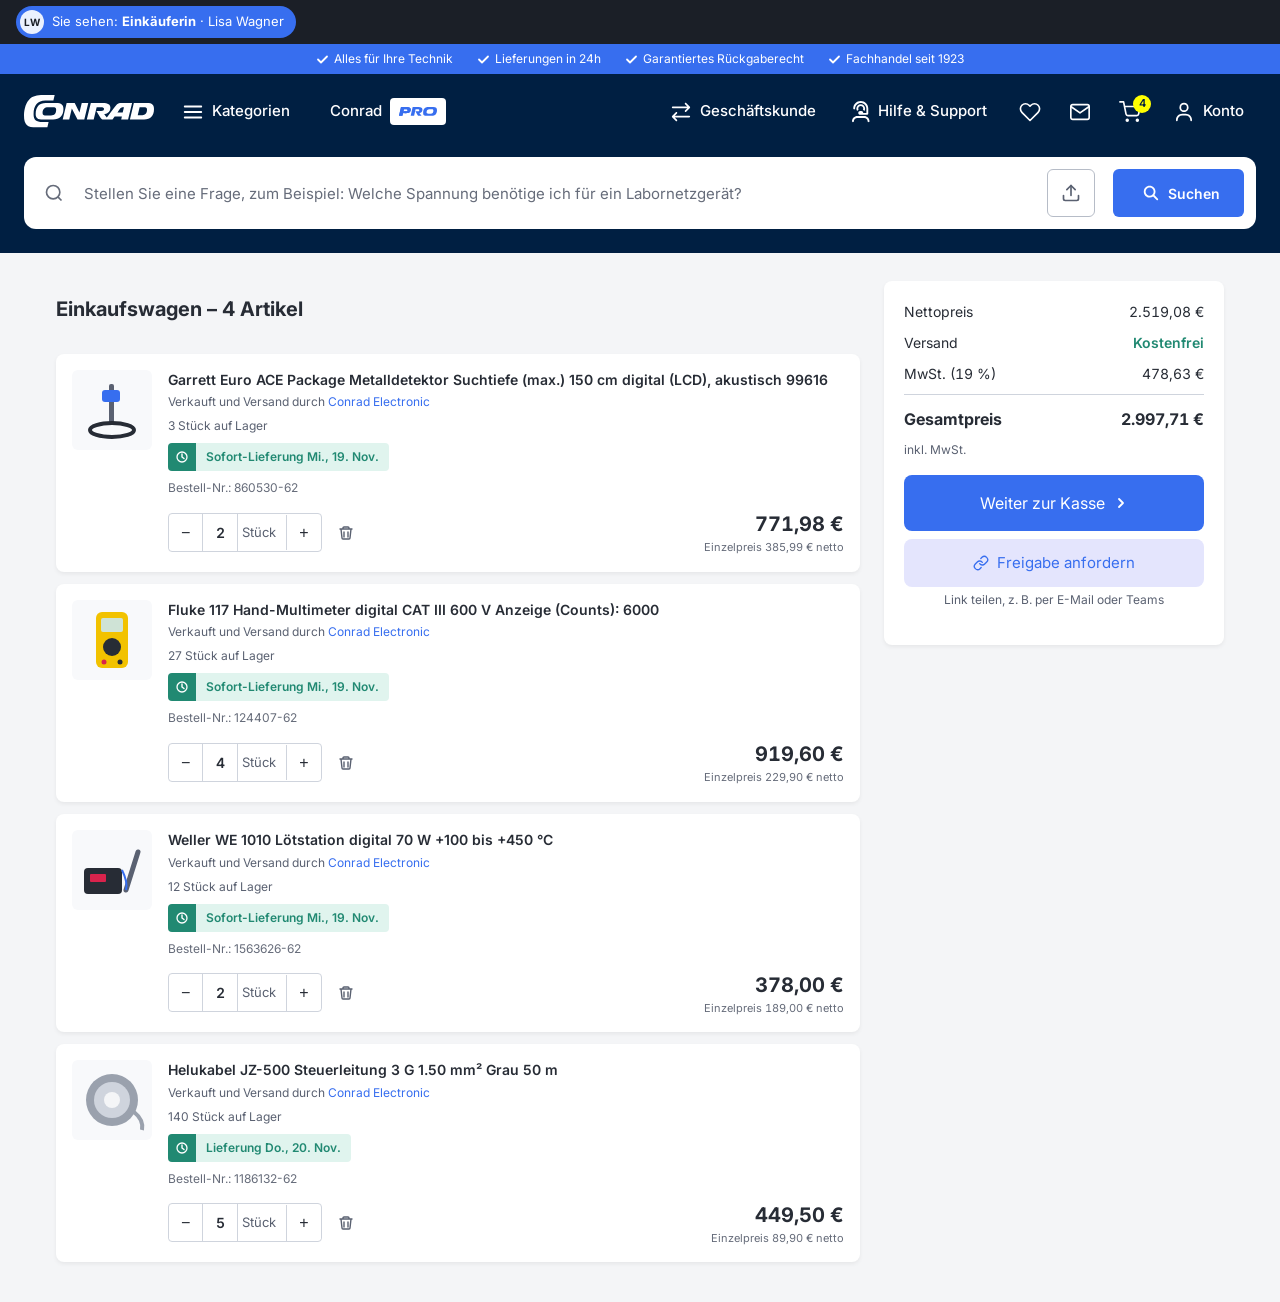
<file: index.html>
<!doctype html>
<html lang="de">
<head>
<meta charset="utf-8">
<meta name="viewport" content="width=device-width, initial-scale=1, viewport-fit=cover">
<title>Warenkorb · Conrad Freigabe-Prototyp</title>
<link rel="stylesheet" href="https://fonts.googleapis.com/css2?family=Inter:wght@400;500;600;700&display=swap">
<link rel="stylesheet" href="assets/styles.css">
</head>
<body data-step="cart">
<div id="site-header"></div>
<div id="page"></div>

<!-- Request-approval modal -->
<div class="modal-backdrop" id="reqModal" hidden>
  <div class="modal" role="dialog" aria-modal="true" aria-labelledby="reqTitle">
    <div id="reqStep1">
      <div class="modal-head">
        <div>
          <h2 class="modal-title" id="reqTitle">Freigabe anfordern</h2>
          <p class="modal-sub">Erstellen Sie einen Link zu Ihrem Warenkorb und senden Sie ihn an die Person, die Ihre Bestellung freigibt.</p>
        </div>
        <button class="modal-close" data-act="closeModal" aria-label="Schließen"><svg width="20" height="20" viewBox="0 0 24 24" fill="none" stroke="currentColor" stroke-width="2" stroke-linecap="round"><path d="M18 6 6 18M6 6l12 12"/></svg></button>
      </div>
      <div class="modal-body">
        <div class="modal-summary" id="reqSummary"></div>
        <label class="field">
          <span class="field-label">Nachricht an die freigebende Person <span class="opt">(optional)</span></span>
          <textarea class="textarea" id="reqNote" maxlength="500">Messgeräte für das Projekt Neubau Halle 3, Kostenstelle 4711</textarea>
        </label>
        <div class="info-note">
          <svg width="16" height="16" viewBox="0 0 24 24" fill="none" stroke="currentColor" stroke-width="2" stroke-linecap="round" stroke-linejoin="round"><rect x="3" y="11" width="18" height="11" rx="2"/><path d="M7 11V7a5 5 0 0 1 10 0v4"/></svg>
          <span>Über den Link sieht die freigebende Person Ihren Warenkorb zum Zeitpunkt der Anfrage, kann ihn aber nicht ändern. Sie werden per E-Mail benachrichtigt, sobald eine Antwort vorliegt.</span>
        </div>
      </div>
      <div class="modal-foot">
        <button class="btn btn-ghost" data-act="closeModal">Abbrechen</button>
        <button class="btn btn-primary" data-act="createLink">Link erstellen</button>
      </div>
    </div>

    <div id="reqStep2" hidden>
      <div class="modal-head">
        <div style="display:flex;gap:16px;align-items:flex-start">
          <span class="success-check"><svg width="24" height="24" viewBox="0 0 24 24" fill="none" stroke="currentColor" stroke-width="2.5" stroke-linecap="round" stroke-linejoin="round"><polyline points="20 6 9 17 4 12"/></svg></span>
          <div>
            <h2 class="modal-title">Ihr Freigabe-Link ist bereit</h2>
            <p class="modal-sub">Kopieren Sie den Link und senden Sie ihn an die freigebende Person.</p>
          </div>
        </div>
        <button class="modal-close" data-act="closeModal" aria-label="Schließen"><svg width="20" height="20" viewBox="0 0 24 24" fill="none" stroke="currentColor" stroke-width="2" stroke-linecap="round"><path d="M18 6 6 18M6 6l12 12"/></svg></button>
      </div>
      <div class="modal-body">
        <label class="field" style="margin-bottom:0">
          <span class="field-label">Link zum Warenkorb</span>
          <span class="link-row">
            <input class="input" id="reqLink" readonly value="">
            <button class="btn btn-primary" data-act="copy">
              <svg width="16" height="16" viewBox="0 0 24 24" fill="none" stroke="currentColor" stroke-width="2" stroke-linecap="round" stroke-linejoin="round"><rect x="9" y="9" width="13" height="13" rx="2"/><path d="M5 15H4a2 2 0 0 1-2-2V4a2 2 0 0 1 2-2h9a2 2 0 0 1 2 2v1"/></svg>
              Kopieren
            </button>
          </span>
          <span class="field-hint">Gültig 14 Tage · Nur Lesezugriff</span>
        </label>
        <div class="info-note">
          <svg width="16" height="16" viewBox="0 0 24 24" fill="none" stroke="currentColor" stroke-width="2" stroke-linecap="round" stroke-linejoin="round"><circle cx="12" cy="12" r="10"/><path d="M12 16v-4M12 8h.01"/></svg>
          <span>Die Anfrage erscheint in Ihrer Liste „Freigaben“ über dem Warenkorb. Sie können weiterhin jederzeit selbst zur Kasse gehen.</span>
        </div>
        <div id="reqHandoff"></div>
      </div>
      <div class="modal-foot">
        <button class="btn btn-primary" data-act="closeModal">Fertig</button>
      </div>
    </div>
  </div>
</div>

<script src="assets/header.js"></script>
<script src="assets/app.js"></script>
<script>
/* ---------- Step 1: buyer cart with approvals list ---------- */
function approvalsList() {
  if (!S.approvals.length) return '';
  const active = activeApprovals().length;
  const label = { pending: 'Ausstehend', approved: 'Freigegeben', rejected: 'Abgelehnt' };
  const rows = S.approvals.map(a => {
    const t = totals(a.snapshot), loaded = isLoaded(a);
    return `<tr class="${loaded ? 'is-loaded' : ''}">
      <td data-label="Erstellt am">${fmtDateTime(a.createdAt)}${a.note ? `<span class="ap-sub">${esc(a.note)}</span>` : ''}</td>
      <td data-label="Artikel">${t.lines} Artikel<span class="ap-sub">${t.count} Stück</span></td>
      <td data-label="Warenwert"><span class="ap-value">${eur(t.gross)}</span><span class="ap-sub">${eur(t.net)} netto</span></td>
      <td data-label="Status"><span><span class="status-pill ${a.status}">${label[a.status]}</span>${a.name ? `<span class="ap-sub">von ${esc(a.name)}</span>` : ''}</span></td>
      <td><button class="btn btn-sm ${a.status === 'approved' && !loaded ? 'btn-primary' : 'btn-secondary'}" data-act="load" data-id="${a.id}">${ICONS.cartIn}${loaded ? 'Im Warenkorb · neu laden' : 'In den Warenkorb laden'}</button></td>
    </tr>`;
  }).join('');
  return `<section class="card approvals" id="freigaben" aria-labelledby="apTitle">
    <div class="approvals-head"><h2 class="approvals-title" id="apTitle">Freigaben</h2><span class="approvals-count">${active} aktiv</span></div>
    <table class="approvals-table">
      <thead><tr><th>Erstellt am</th><th>Artikel</th><th>Warenwert</th><th>Status</th><th><span class="sr-only">Aktion</span></th></tr></thead>
      <tbody>${rows}</tbody>
    </table>
  </section>`;
}
function cartBanner() {
  const a = currentApproval(), quote = a && a.message ? `<p class="sb-quote">„${esc(a.message)}“</p>` : '';
  switch (status()) {
    case 'pending': return `<div class="status-banner pending" role="status"><span class="sb-icon">${ICONS.clock}</span><div class="sb-body">
      <div class="sb-title">Freigabe angefordert · wartet auf Antwort</div>
      <div class="sb-text">Sie erhalten eine E-Mail, sobald die freigebende Person geantwortet hat.</div>
      <div class="sb-actions"><button class="btn btn-secondary btn-sm" data-act="copy">${ICONS.link}Link erneut kopieren</button></div></div></div>`;
    case 'approved': return `<div class="status-banner approved" role="status"><span class="sb-icon">${ICONS.check}</span><div class="sb-body">
      <div class="sb-title">Freigegeben von ${esc(a.name)}</div>
      <div class="sb-text">Sie können die Bestellung jetzt abschließen.</div>${quote}</div></div>`;
    case 'approved-changed': return `<div class="status-banner changed" role="status"><span class="sb-icon">${ICONS.alert}</span><div class="sb-body">
      <div class="sb-title">Der Warenkorb wurde nach der Freigabe geändert</div>
      <div class="sb-text">${esc(a.name)} hat eine frühere Version freigegeben (${eur(totals(a.snapshot).net)} netto). Sie können trotzdem bestellen, die freigegebene Version erneut laden oder eine neue Freigabe anfordern.</div>${quote}</div></div>`;
    case 'rejected': return `<div class="status-banner rejected" role="status"><span class="sb-icon">${ICONS.x}</span><div class="sb-body">
      <div class="sb-title">Abgelehnt von ${esc(a.name)}</div>
      <div class="sb-text">Passen Sie den Warenkorb an und fordern Sie eine neue Freigabe an.</div>${quote}</div></div>`;
    default: return '';
  }
}
function itemCard(i) {
  return `<div class="cart-item" data-sku="${i.sku}"><div class="item-top">${img(i)}
    <div class="item-details">
      <div class="item-name">${esc(i.name)}</div>
      <div class="item-seller">Verkauft und Versand durch <a href="#">Conrad Electronic</a></div>
      <div class="item-stock">${i.stock} Stück auf Lager</div>
      <div class="delivery-badge"><span class="delivery-badge-icon"><svg width="12" height="12" viewBox="0 0 12 12" fill="none"><path d="M6 3v3l2 1.5" stroke="white" stroke-width="1.4" stroke-linecap="round"/><circle cx="6" cy="6" r="5" stroke="white" stroke-width="1.3"/></svg></span><span class="delivery-badge-text">${esc(i.delivery)}</span></div>
      <div class="item-sku">Bestell-Nr.: ${i.sku}</div>
      <div class="item-bottom">
        <div style="display:flex;align-items:center;gap:8px">
          <div class="qty-control">
            <button class="qty-btn" data-act="qty" data-d="-1" aria-label="Menge verringern">−</button>
            <span class="qty-value">${i.qty}</span><span class="qty-unit">Stück</span>
            <button class="qty-btn" data-act="qty" data-d="1" aria-label="Menge erhöhen">+</button>
          </div>
          <button class="delete-btn" data-act="remove" aria-label="Artikel entfernen" title="Artikel entfernen">
            <svg width="16" height="16" viewBox="0 0 16 16" fill="none"><path d="M2 4h12M5 4V3a1 1 0 0 1 1-1h4a1 1 0 0 1 1 1v1M6 7v5M10 7v5M3 4l1 9a1 1 0 0 0 1 1h6a1 1 0 0 0 1-1l1-9" stroke="currentColor" stroke-width="1.4" stroke-linecap="round" stroke-linejoin="round"/></svg>
          </button>
        </div>
        <div class="item-price-block"><div class="item-price">${eur(i.unitPrice * i.qty)}</div><div class="item-unit">Einzelpreis ${eur(i.unitPrice)} netto</div></div>
      </div>
    </div></div></div>`;
}
window.renderPage = function () {
  const t = totals(S.items), st = status(), empty = !S.items.length, a = currentApproval();
  const approval = {
    none: `<div class="approval-cta"><button class="btn btn-secondary btn-block" data-act="openModal" ${empty ? 'disabled' : ''}>${ICONS.link}Freigabe anfordern</button>
      <div class="approval-cta-hint">Link teilen, z. B. per E-Mail oder Teams</div></div>`,
    pending: `<div class="approval-cta"><button class="btn btn-secondary btn-block" data-act="copy">${ICONS.link}Freigabe-Link kopieren</button>
      <div class="approval-cta-hint"><span class="status-pill pending">Freigabe ausstehend</span></div>
      ${handoff('approver', 'Thomas Becker hat den Link per E-Mail erhalten.', 'thomas-posteingang.html')}</div>`,
    approved: `<div class="summary-approval-note">${sized(ICONS.check, 16)}Freigegeben von ${esc(a?.name)}</div>`,
    'approved-changed': `<div class="approval-cta"><button class="btn btn-secondary btn-block" data-act="openModal">${ICONS.link}Neue Freigabe anfordern</button>
      <div class="approval-cta-hint">Warenkorb seit der Freigabe geändert</div></div>`,
    rejected: `<div class="approval-cta"><button class="btn btn-secondary btn-block" data-act="openModal">${ICONS.link}Erneut Freigabe anfordern</button></div>`,
  }[st];
  return `<div class="main">
    <div>
      ${approvalsList()}
      <div class="cart-header" id="warenkorb"><h1 class="cart-title">Einkaufswagen – ${S.items.length} Artikel</h1></div>
      ${cartBanner()}
      ${empty ? '<div class="card empty-state" style="margin-bottom:12px"><p>Ihr Einkaufswagen ist leer.</p></div>' : S.items.map(itemCard).join('')}
    </div>
    <div class="order-summary">
      ${totalsHtml(t)}
      ${empty ? `<button class="checkout-btn" disabled style="background:var(--c-disabled-bg);color:var(--c-disabled-text)">Weiter zur Kasse ${ICONS.arrow}</button>`
        : `<a class="checkout-btn" href="kasse.html" style="text-decoration:none">Weiter zur Kasse ${ICONS.arrow}</a>`}
      ${approval}
    </div>
  </div>`;
};

const modal = document.getElementById('reqModal');
function closeModal() { modal.hidden = true; }
window.pageActions = {
  qty(el) { const it = S.items.find(i => i.sku === el.closest('[data-sku]').dataset.sku); const q = Math.max(1, it.qty + Number(el.dataset.d)); if (q !== it.qty) { it.qty = q; S.version++; } commit(); },
  remove(el) { const sku = el.closest('[data-sku]').dataset.sku; S.items = S.items.filter(i => i.sku !== sku); S.version++; commit(); toast('Artikel entfernt'); },
  openModal() {
    const t = totals(S.items);
    document.getElementById('reqSummary').innerHTML = `<span>${t.lines} Artikel · ${t.count} Stück</span><strong>${eur(t.gross)} inkl. MwSt.</strong>`;
    document.getElementById('reqStep1').hidden = false;
    document.getElementById('reqStep2').hidden = true;
    modal.hidden = false;
  },
  closeModal,
  createLink() {
    const a = createApproval(document.getElementById('reqNote').value.trim());
    document.getElementById('reqLink').value = displayLink(a);
    document.getElementById('reqHandoff').innerHTML = handoff('approver', 'Lisa fügt den Link in eine E-Mail an Thomas Becker ein.', 'thomas-posteingang.html');
    document.getElementById('reqStep1').hidden = true;
    document.getElementById('reqStep2').hidden = false;
    commit();
  },
  load(el) {
    // Loading this approval again (unchanged or after editing the cart) keeps the viewport where it is
    const a = findApproval(el.dataset.id), again = S.cartFrom?.id === a.id, y = window.scrollY;
    loadIntoCart(a); commit(); toast('Warenkorb geladen');
    if (again) window.scrollTo(0, y);
    else document.getElementById('warenkorb')?.scrollIntoView({ behavior: 'smooth', block: 'start' });
  },
};
modal.addEventListener('click', e => { if (e.target === modal) closeModal(); });
document.addEventListener('keydown', e => { if (e.key === 'Escape') closeModal(); });

boot();
if (location.hash) document.querySelector(location.hash)?.scrollIntoView();
</script>
</body>
</html>
</file>
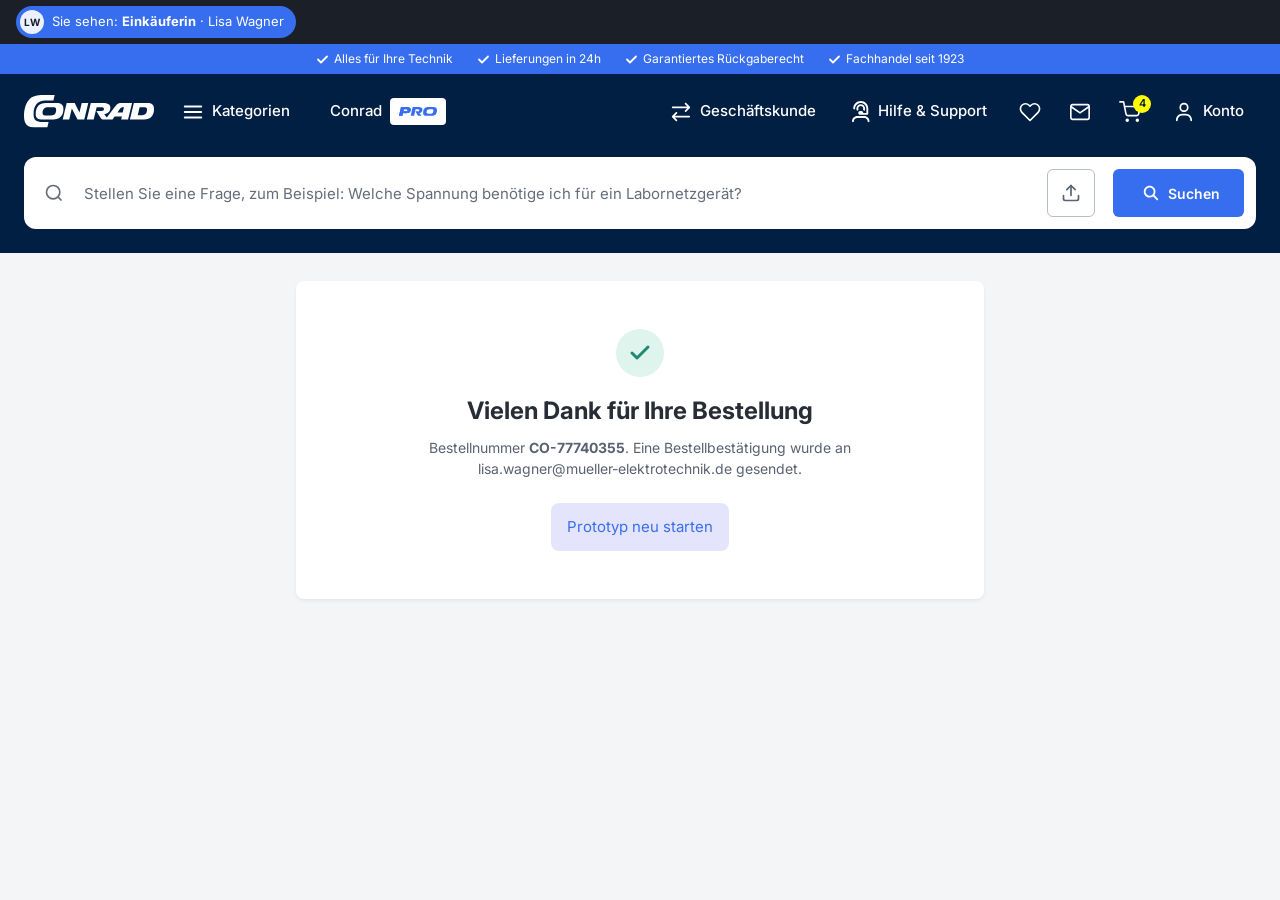
<file: bestaetigung.html>
<!doctype html>
<html lang="de">
<head>
<meta charset="utf-8">
<meta name="viewport" content="width=device-width, initial-scale=1, viewport-fit=cover">
<title>Bestätigung · Conrad Freigabe-Prototyp</title>
<link rel="stylesheet" href="https://fonts.googleapis.com/css2?family=Inter:wght@400;500;600;700&display=swap">
<link rel="stylesheet" href="assets/styles.css">
</head>
<body data-step="done">
<div id="site-header"></div>
<div id="page"></div>

<script src="assets/header.js"></script>
<script src="assets/app.js"></script>
<script>
/* ---------- Step 5: order confirmation ---------- */
window.renderPage = () => `<div class="main" style="grid-template-columns:1fr;max-width:720px"><div class="card empty-state">
  <span class="success-check">${sized(ICONS.check, 24)}</span>
  <h1>Vielen Dank für Ihre Bestellung</h1>
  <p>Bestellnummer <strong>${S.orderNo}</strong>. Eine Bestellbestätigung wurde an ${BUYER.email} gesendet.</p>
  <div style="margin-top:24px"><a class="btn btn-secondary" href="index.html?reset">Prototyp neu starten</a></div></div></div>`;
boot();
</script>
</body>
</html>
</file>
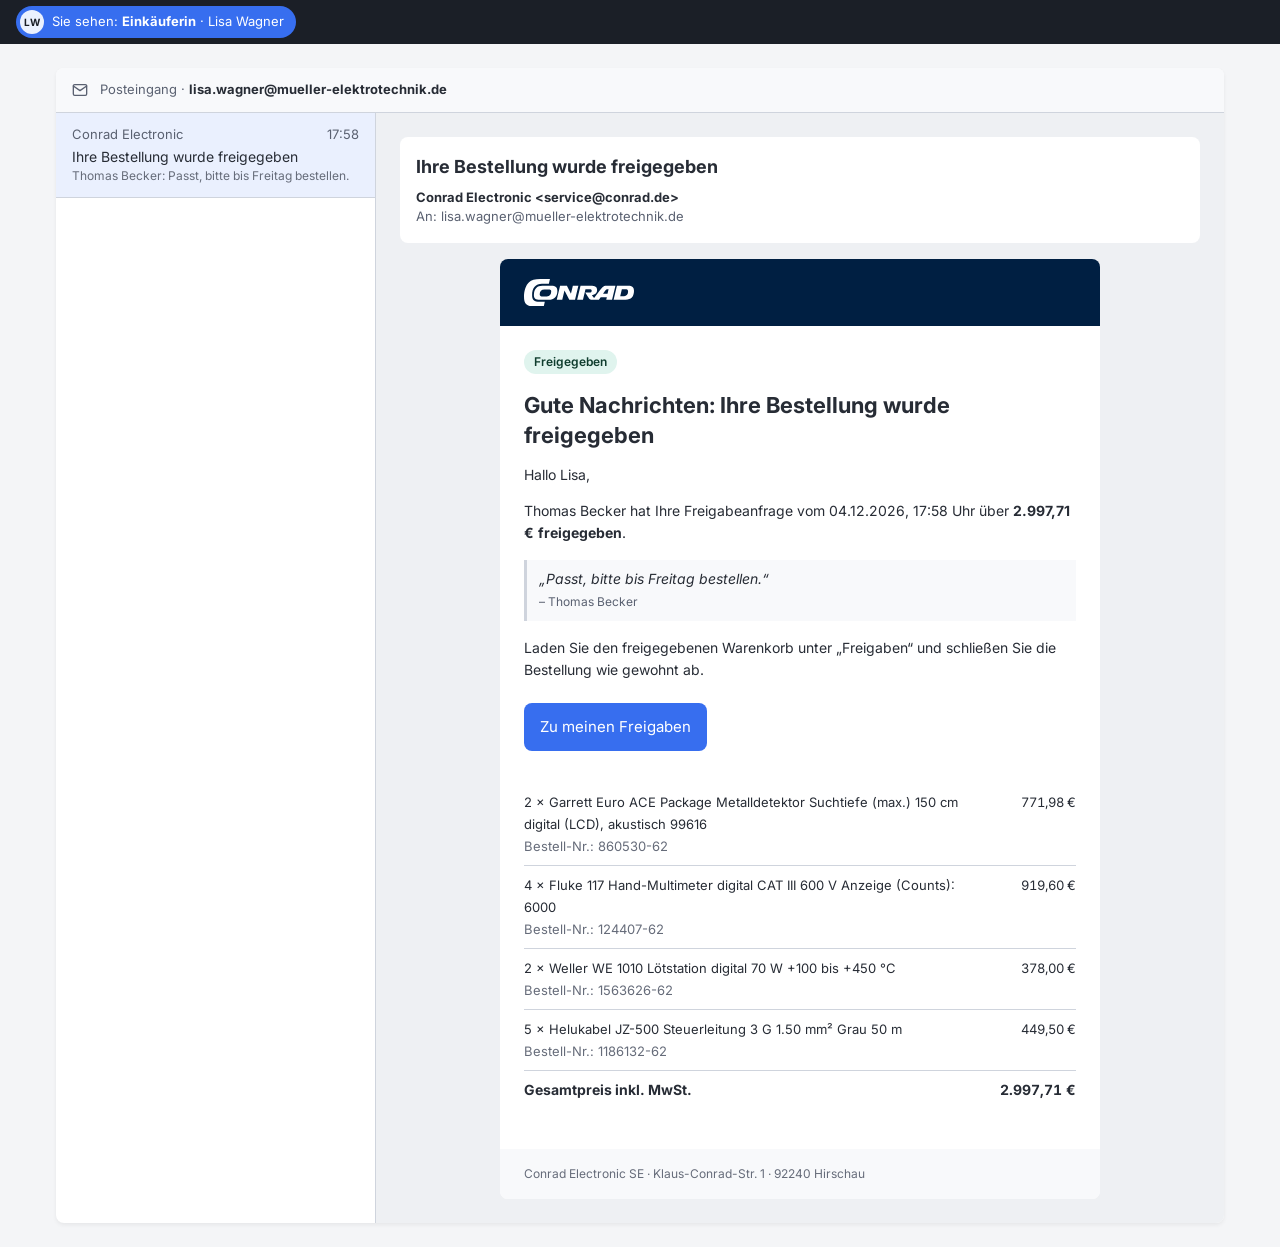
<file: email.html>
<!doctype html>
<html lang="de">
<head>
<meta charset="utf-8">
<meta name="viewport" content="width=device-width, initial-scale=1, viewport-fit=cover">
<title>E-Mail · Conrad Freigabe-Prototyp</title>
<link rel="stylesheet" href="https://fonts.googleapis.com/css2?family=Inter:wght@400;500;600;700&display=swap">
<link rel="stylesheet" href="assets/styles.css">
</head>
<body data-step="email">
<div id="site-header"></div>
<div id="page"></div>

<script src="assets/header.js"></script>
<script src="assets/app.js"></script>
<script>
/* ---------- Step 3: buyer's inbox with the approver's answer ---------- */
const answered = () => S.approvals.find(a => a.status !== 'pending');

window.renderPage = function () {
  const r = answered();
  if (!r) return `<div class="mail-shell"><div class="mail-app" style="display:block">
    <div class="mail-empty">Noch keine Benachrichtigung. Sobald die freigebende Person antwortet, erscheint hier eine E-Mail.
    <div style="margin-top:16px"><a class="btn btn-secondary" href="index.html">Zum Warenkorb</a></div></div></div></div>`;
  const ok = r.status === 'approved', t = totals(r.snapshot);
  const subject = ok ? 'Ihre Bestellung wurde freigegeben' : 'Ihre Freigabeanfrage wurde abgelehnt';
  const rows = r.snapshot.map(i => `<tr><td>${i.qty} × ${esc(i.name)}<br><span style="color:var(--fg-faint)">Bestell-Nr.: ${i.sku}</span></td><td>${eur(i.unitPrice * i.qty)}</td></tr>`).join('');
  return `<div class="mail-shell"><div class="mail-app">
    <div class="mail-top"><svg width="16" height="16" viewBox="0 0 24 24" fill="none" stroke="currentColor" stroke-width="2" stroke-linecap="round" stroke-linejoin="round"><rect x="2" y="4" width="20" height="16" rx="2"/><path d="m22 6-10 7L2 6"/></svg>
      <span>Posteingang · <strong>${BUYER.email}</strong></span></div>
    <div class="mail-list"><button class="mail-row active">
      <div class="mail-row-from"><span>Conrad Electronic</span><span>${new Date(r.respondedAt).toLocaleTimeString('de-DE', { hour: '2-digit', minute: '2-digit' })}</span></div>
      <div class="mail-row-subj">${subject}</div>
      <div class="mail-row-prev">${esc(r.name)}: ${esc(r.message || (ok ? 'Bestellung freigegeben' : 'Bestellung abgelehnt'))}</div></button></div>
    <div class="mail-view">
      <div class="mail-meta"><h2>${subject}</h2>
        <div><strong style="color:var(--fg)">Conrad Electronic &lt;service@conrad.de&gt;</strong></div><div>An: ${BUYER.email}</div></div>
      <div class="mail-body">
        <div class="mail-body-head">${window.LOGO_SVG}</div>
        <div class="mail-body-content">
          <span class="status-pill ${r.status}">${ok ? 'Freigegeben' : 'Abgelehnt'}</span>
          <h1>${ok ? 'Gute Nachrichten: Ihre Bestellung wurde freigegeben' : 'Ihre Freigabeanfrage wurde abgelehnt'}</h1>
          <p>Hallo ${BUYER.first},</p>
          <p>${esc(r.name)} hat Ihre Freigabeanfrage vom ${fmtDateTime(r.createdAt)} über <strong>${eur(t.gross)}</strong> <strong>${ok ? 'freigegeben' : 'abgelehnt'}</strong>.</p>
          ${r.message ? `<div class="mail-quote">„${esc(r.message)}“<br><span style="font-style:normal;font-size:12px;color:var(--fg-muted)">– ${esc(r.name)}</span></div>` : ''}
          <p>${ok ? 'Laden Sie den freigegebenen Warenkorb unter „Freigaben“ und schließen Sie die Bestellung wie gewohnt ab.' : 'Passen Sie Ihren Warenkorb bei Bedarf an und fordern Sie anschließend eine neue Freigabe an.'}</p>
          <a class="btn btn-primary" href="index.html#freigaben" style="margin:8px 0 16px">${ok ? 'Zu meinen Freigaben' : 'Warenkorb anpassen'}</a>
          <table class="mail-table">${rows}<tr class="total"><td>Gesamtpreis inkl. MwSt.</td><td>${eur(t.gross)}</td></tr></table>
        </div>
        <div class="mail-foot">Conrad Electronic SE · Klaus-Conrad-Str. 1 · 92240 Hirschau</div>
      </div>
    </div>
  </div></div>`;
};

boot();
const r = answered();
if (r && !r.read) { r.read = true; commit(); }
</script>
</body>
</html>
</file>
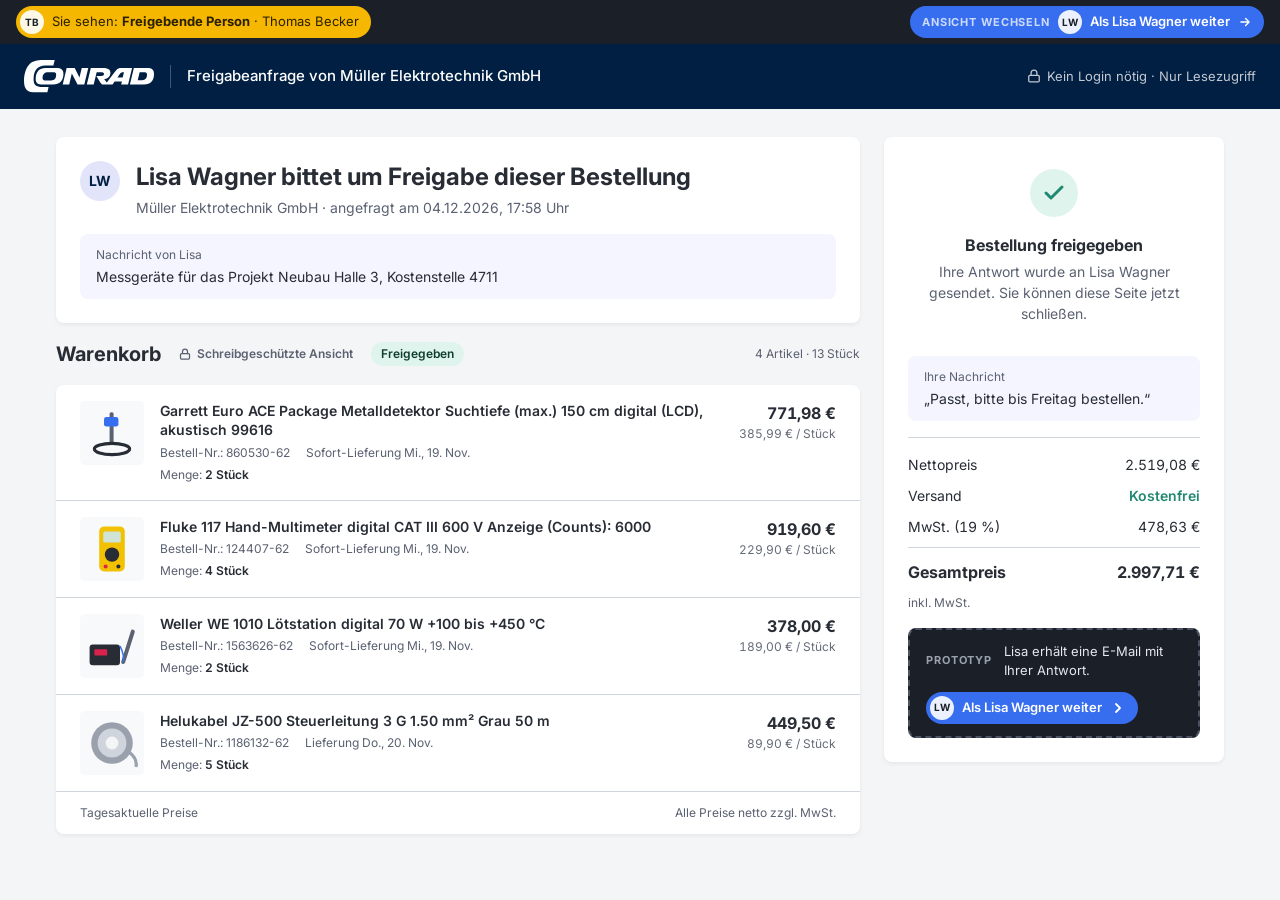
<file: freigabe.html>
<!doctype html>
<html lang="de">
<head>
<meta charset="utf-8">
<meta name="viewport" content="width=device-width, initial-scale=1, viewport-fit=cover">
<title>Freigabe prüfen · Conrad Freigabe-Prototyp</title>
<link rel="stylesheet" href="https://fonts.googleapis.com/css2?family=Inter:wght@400;500;600;700&display=swap">
<link rel="stylesheet" href="assets/styles.css">
</head>
<body data-step="approver">
<div id="site-header"></div>
<div id="page"></div>

<script src="assets/header.js"></script>
<script src="assets/app.js"></script>
<script>
/* ---------- Step 2: approver opens the read-only link ---------- */
const requestedId = new URLSearchParams(location.search).get('id');
const approval = () => (requestedId && findApproval(requestedId)) || S.approvals[0];

window.renderPage = function () {
  const r = approval();
  if (!r) return `<div class="main" style="grid-template-columns:1fr;max-width:720px"><div class="card empty-state">
    <h1>Link ungültig oder zurückgezogen</h1><p>Diese Freigabeanfrage ist nicht mehr gültig.</p></div></div>`;
  const pending = r.status === 'pending', ok = r.status === 'approved', t = totals(r.snapshot);
  const panel = pending ? `
    <h2 class="panel-title">Ihre Entscheidung</h2>
    ${totalsHtml(t)}
    <hr class="divider">
    <label class="field" id="nameField">
      <span class="field-label">Ihr Name</span>
      <input class="input" id="apName" autocomplete="name" value="${APPROVER}">
      <span class="field-error">Bitte geben Sie Ihren Namen an.</span>
    </label>
    <label class="field">
      <span class="field-label">Nachricht an ${BUYER.name} <span class="opt">(optional)</span></span>
      <textarea class="textarea" id="apMsg" maxlength="500">${DEFAULT_REPLY}</textarea>
    </label>
    <div class="decision-row">
      <button class="btn btn-danger" data-act="decide" data-decision="rejected">${sized(ICONS.x, 16)}Ablehnen</button>
      <button class="btn btn-primary" data-act="decide" data-decision="approved">${sized(ICONS.check, 16)}Freigeben</button>
    </div>
    <div class="info-note"><svg width="16" height="16" viewBox="0 0 24 24" fill="none" stroke="currentColor" stroke-width="2" stroke-linecap="round" stroke-linejoin="round"><circle cx="12" cy="12" r="10"/><path d="M12 16v-4M12 8h.01"/></svg>
      <span>${BUYER.name} erhält Ihre Antwort per E-Mail und schließt die Bestellung anschließend selbst ab. Mit der Freigabe wird noch keine Bestellung ausgelöst.</span></div>` : `
    <div style="text-align:center;padding:8px 0 16px">
      <span class="success-check" style="${ok ? '' : 'background:var(--c-error-bg);color:var(--c-error)'}">${sized(ok ? ICONS.check : ICONS.x, 24)}</span>
      <h2 class="panel-title" style="margin:16px 0 4px">${ok ? 'Bestellung freigegeben' : 'Bestellung abgelehnt'}</h2>
      <p style="margin:0;color:var(--fg-muted)">Ihre Antwort wurde an ${BUYER.name} gesendet. Sie können diese Seite jetzt schließen.</p>
    </div>
    ${r.message ? `<div class="buyer-note"><div class="buyer-note-label">Ihre Nachricht</div>„${esc(r.message)}“</div>` : ''}
    <hr class="divider">
    ${totalsHtml(t)}
    ${handoff('buyer', `Lisa erhält eine E-Mail mit Ihrer Antwort.`, 'email.html')}`;
  return `<div class="main">
    <div>
      <div class="card" style="margin-bottom:16px">
        <div class="request-intro"><span class="avatar">LW</span>
          <div><h1>${BUYER.name} bittet um Freigabe dieser Bestellung</h1><p>${BUYER.company} · angefragt am ${fmtDateTime(r.createdAt)}</p></div></div>
        ${r.note ? `<div class="buyer-note"><div class="buyer-note-label">Nachricht von ${BUYER.first}</div>${esc(r.note)}</div>` : ''}
      </div>
      <div class="ro-head">
        <div style="display:flex;align-items:center;gap:8px;flex-wrap:wrap">
          <h2 class="cart-title" style="margin:0">Warenkorb</h2>
          <span class="status-pill readonly">${ICONS.lock}Schreibgeschützte Ansicht</span>
          ${pending ? '' : `<span class="status-pill ${r.status}">${ok ? 'Freigegeben' : 'Abgelehnt'}</span>`}
        </div>
        <span class="ro-meta">${t.lines} Artikel · ${t.count} Stück</span>
      </div>
      <div class="card ro-list" style="padding:0">${roItems(r.snapshot)}
        <div class="ro-foot"><span>Tagesaktuelle Preise</span><span>Alle Preise netto zzgl. MwSt.</span></div></div>
    </div>
    <div class="card">${panel}</div>
  </div>`;
};

window.pageActions = {
  decide(el) {
    const nameEl = document.getElementById('apName'), name = nameEl.value.trim();
    if (!name) { document.getElementById('nameField').classList.add('has-error'); nameEl.focus(); return; }
    decide(approval(), el.dataset.decision, name, document.getElementById('apMsg').value.trim());
    commit(); window.scrollTo(0, 0); toast('Antwort gesendet');
  },
};

boot();
</script>
</body>
</html>
</file>
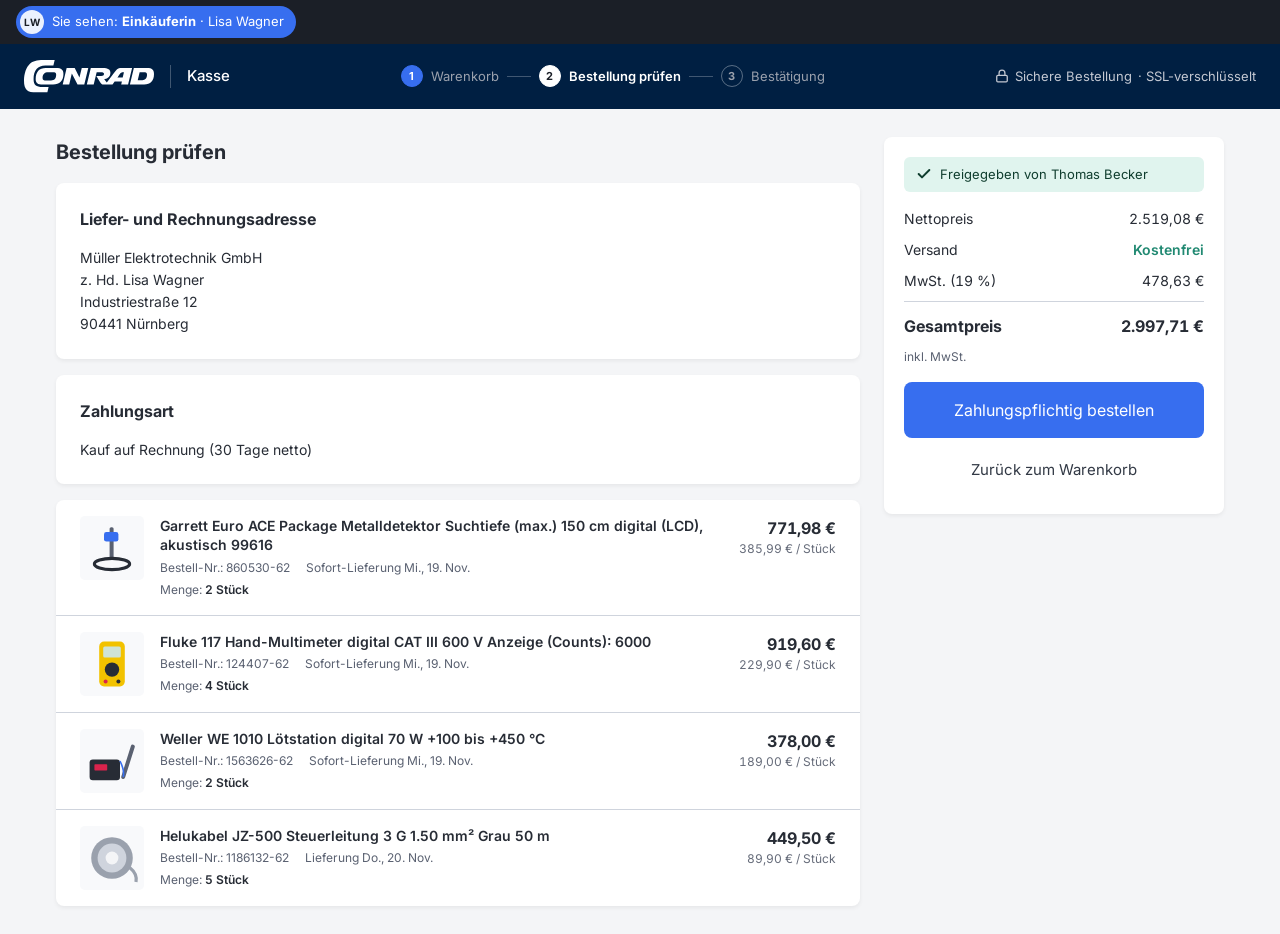
<file: kasse.html>
<!doctype html>
<html lang="de">
<head>
<meta charset="utf-8">
<meta name="viewport" content="width=device-width, initial-scale=1, viewport-fit=cover">
<title>Kasse · Conrad Freigabe-Prototyp</title>
<link rel="stylesheet" href="https://fonts.googleapis.com/css2?family=Inter:wght@400;500;600;700&display=swap">
<link rel="stylesheet" href="assets/styles.css">
</head>
<body data-step="checkout">
<div id="site-header"></div>
<div id="page"></div>

<script src="assets/header.js"></script>
<script src="assets/app.js"></script>
<script>
/* ---------- Step 4: checkout ---------- */
window.renderPage = function () {
  const t = totals(S.items), st = status(), a = currentApproval();
  const note = st === 'approved' ? `<div class="summary-approval-note">${sized(ICONS.check, 16)}Freigegeben von ${esc(a.name)}</div>`
    : st === 'approved-changed' ? `<div class="live-notice">Die Freigabe von ${esc(a.name)} bezieht sich auf eine frühere Version des Warenkorbs.</div>`
    : st === 'pending' ? '<div class="live-notice">Die Freigabeanfrage ist noch offen. Sie können trotzdem bestellen.</div>' : '';
  return `<div class="main">
    <div>
      <h1 class="cart-title" style="margin:0 0 16px">Bestellung prüfen</h1>
      <div class="card" style="margin-bottom:16px"><h2 class="panel-title">Liefer- und Rechnungsadresse</h2>
        <div style="font-size:14px;line-height:22px">${BUYER.company}<br>z. Hd. ${BUYER.name}<br>Industriestraße 12<br>90441 Nürnberg</div></div>
      <div class="card" style="margin-bottom:16px"><h2 class="panel-title">Zahlungsart</h2><div style="font-size:14px">Kauf auf Rechnung (30 Tage netto)</div></div>
      <div class="card ro-list" style="padding:0">${roItems(S.items)}</div>
    </div>
    <div class="order-summary">
      ${note}
      ${totalsHtml(t)}
      <button class="btn btn-primary btn-lg btn-block" data-act="placeOrder">Zahlungspflichtig bestellen</button>
      <a class="btn btn-ghost btn-block" href="index.html" style="margin-top:8px">Zurück zum Warenkorb</a>
    </div>
  </div>`;
};
window.pageActions = {
  placeOrder() { S.orderNo = newOrderNo(); save(); location.href = 'bestaetigung.html'; },
};
boot();
</script>
</body>
</html>
</file>
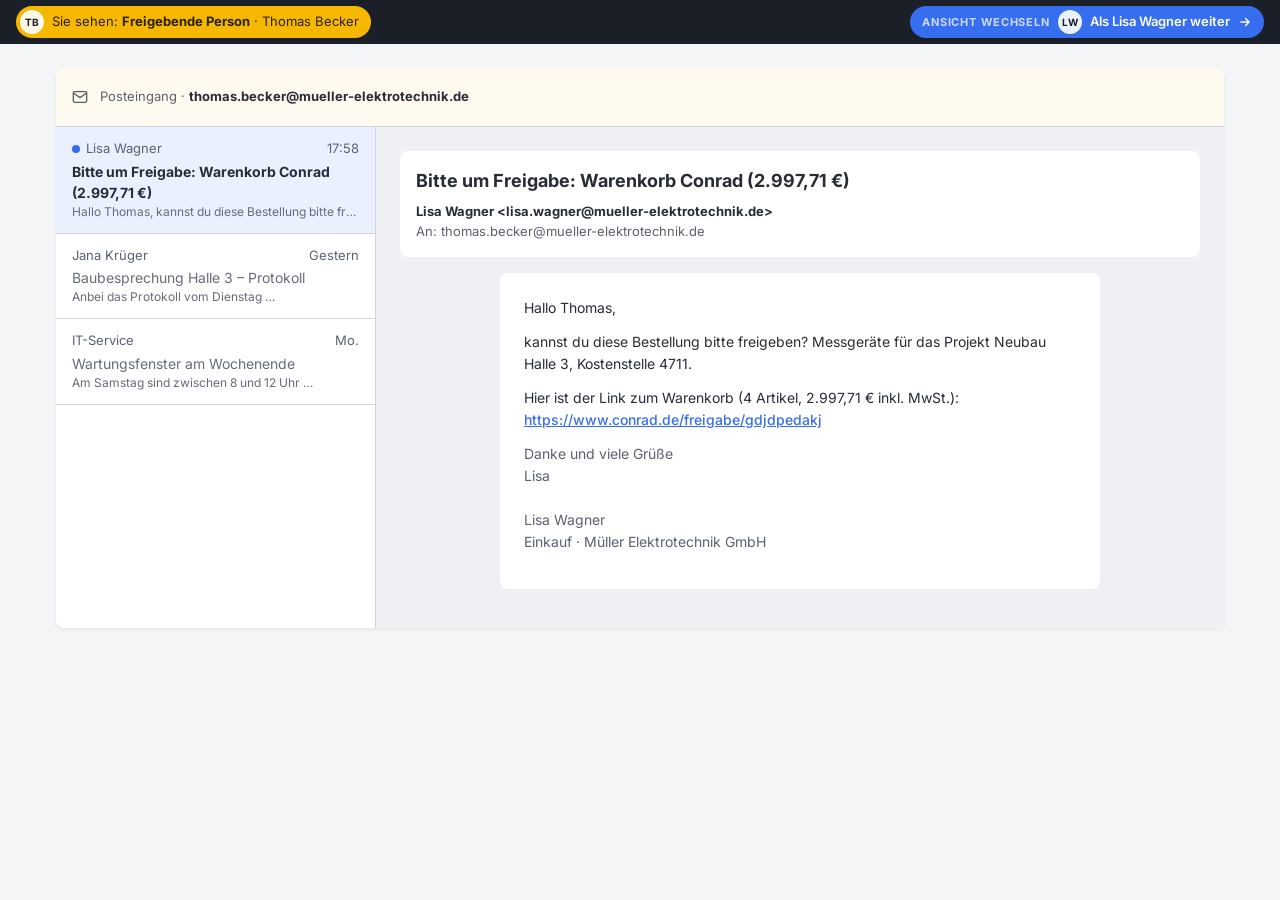
<file: thomas-posteingang.html>
<!doctype html>
<html lang="de">
<head>
<meta charset="utf-8">
<meta name="viewport" content="width=device-width, initial-scale=1, viewport-fit=cover">
<title>Posteingang Thomas · Conrad Freigabe-Prototyp</title>
<link rel="stylesheet" href="https://fonts.googleapis.com/css2?family=Inter:wght@400;500;600;700&display=swap">
<link rel="stylesheet" href="assets/styles.css">
</head>
<body data-step="approver-inbox">
<div id="site-header"></div>
<div id="page"></div>

<script src="assets/header.js"></script>
<script src="assets/app.js"></script>
<script>
/* ---------- Thomas' own inbox: Lisa has pasted the approval link into an e-mail ---------- */
const THOMAS_EMAIL = 'thomas.becker@mueller-elektrotechnik.de';

window.renderPage = function () {
  const a = S.approvals[0], t = totals(a.snapshot);
  const time = new Date(a.createdAt).toLocaleTimeString('de-DE', { hour: '2-digit', minute: '2-digit' });
  const subject = `Bitte um Freigabe: Warenkorb Conrad (${eur(t.gross)})`;
  return `<div class="mail-shell approver-mail"><div class="mail-app">
    <div class="mail-top"><svg width="16" height="16" viewBox="0 0 24 24" fill="none" stroke="currentColor" stroke-width="2" stroke-linecap="round" stroke-linejoin="round"><rect x="2" y="4" width="20" height="16" rx="2"/><path d="m22 6-10 7L2 6"/></svg>
      <span>Posteingang · <strong>${THOMAS_EMAIL}</strong></span></div>
    <div class="mail-list">
      <button class="mail-row active unread">
        <div class="mail-row-from"><span>${BUYER.name}</span><span>${time}</span></div>
        <div class="mail-row-subj">${subject}</div>
        <div class="mail-row-prev">Hallo Thomas, kannst du diese Bestellung bitte freigeben?</div></button>
      <div class="mail-row muted">
        <div class="mail-row-from"><span>Jana Krüger</span><span>Gestern</span></div>
        <div class="mail-row-subj">Baubesprechung Halle 3 – Protokoll</div>
        <div class="mail-row-prev">Anbei das Protokoll vom Dienstag …</div></div>
      <div class="mail-row muted">
        <div class="mail-row-from"><span>IT-Service</span><span>Mo.</span></div>
        <div class="mail-row-subj">Wartungsfenster am Wochenende</div>
        <div class="mail-row-prev">Am Samstag sind zwischen 8 und 12 Uhr …</div></div>
    </div>
    <div class="mail-view">
      <div class="mail-meta"><h2>${subject}</h2>
        <div><strong style="color:var(--fg)">${BUYER.name} &lt;${BUYER.email}&gt;</strong></div><div>An: ${THOMAS_EMAIL}</div></div>
      <div class="mail-body">
        <div class="mail-personal">
          <p>Hallo Thomas,</p>
          <p>kannst du diese Bestellung bitte freigeben?${a.note ? ` ${esc(a.note.replace(/[.!?]+$/, ''))}.` : ''}</p>
          <p>Hier ist der Link zum Warenkorb (${t.lines} Artikel, ${eur(t.gross)} inkl. MwSt.):<br>
            <a class="mail-link" href="${approvalLink(a)}">${displayLink(a)}</a></p>
          <p class="mail-sig">Danke und viele Grüße<br>Lisa<br><br>${BUYER.name}<br>Einkauf · ${BUYER.company}</p>
        </div>
      </div>
    </div>
  </div></div>`;
};

boot();
</script>
</body>
</html>
</file>
<file: assets/styles.css>
/* Design tokens — exact values from thervnt.github.io/conrad-pro prototype */
:root {
  --c-blue: #376EEF;
  --c-blue-hover: #2856c9;
  --c-navy: #001F42;
  --c-page-bg: #F4F5F7;
  --c-text: #272C35;
  --c-text-on-dark: #FEFEFF;
  --c-text-secondary: #5a6171;
  --c-text-tertiary: #666c7a;
  --c-border: #cfd4dd;
  --c-border-control: #b6bcc7;
  --c-border-strong: #6f7787;
  --c-bg-white: #ffffff;
  --c-bg-tint: #f8f9fb;
  --c-success: #218972;
  --c-success-bg: #E0F4EE;
  --c-success-text: #0F3D2E;
  --c-danger: #d9234c;
  --c-blue-tint: #eaf0fe;
  --c-blue-tint-soft: #F4F5FE;
  --c-blue-soft: #E2E5FA;
  --c-disabled-bg: #d6d8de;
  --c-disabled-text: #6e7588;
  --radius: 8px;
  --radius-xs: 4px;
  --radius-sm: 6px;
  --radius-pill: 999px;
  --radius-lg: 12px;
  /* Aliases for cart body */
  --bg: var(--c-page-bg);
  --surface: var(--c-bg-white);
  --fg: var(--c-text);
  --fg-muted: var(--c-text-secondary);
  --fg-faint: var(--c-text-tertiary);
  --border: var(--c-border);
  --accent: var(--c-blue);
  --accent-hover: var(--c-blue-hover);
  --green: var(--c-success);
  --green-bg: var(--c-success-bg);
  --sapphire-50: var(--c-blue-tint-soft);
  --danger: var(--c-danger);
}

*, *::before, *::after { box-sizing: border-box; }

body {
  margin: 0;
  font-family: 'Inter', system-ui, sans-serif;
  font-size: 14px;
  background: var(--bg);
  color: var(--fg);
  line-height: 1.5;
}

/* ── Topbar ── */
.topbar { background: var(--c-blue); color: var(--c-text-on-dark); font-size: 12px; padding: 6px max(16px, env(safe-area-inset-left, 0px)); padding-right: max(16px, env(safe-area-inset-right, 0px)); }
.topbar-inner { max-width: 1680px; margin: 0 auto; display: flex; gap: 24px; justify-content: center; flex-wrap: wrap; }
.topbar-item { display: flex; align-items: center; gap: 5px; white-space: nowrap; }

/* ── Header (from prototype) ── */
.header { background: var(--c-navy); color: var(--c-text-on-dark); padding: 16px 0 24px; position: sticky; top: env(safe-area-inset-top, 0px); z-index: 10; }
.header-inner { max-width: 1680px; margin: 0 auto; padding: 0 max(24px, env(safe-area-inset-left, 0px)); padding-right: max(24px, env(safe-area-inset-right, 0px)); }
.header-row1 { display: flex; align-items: center; gap: 16px; margin-bottom: 24px; }
.header-btn { display: inline-flex; align-items: center; gap: 8px; padding: 8px 12px; border-radius: 4px; color: var(--c-text-on-dark); font-size: 15px; font-weight: 500; white-space: nowrap; transition: background 0.15s; text-decoration: none; cursor: pointer; background: none; border: none; font-family: inherit; }
.header-btn:hover { background: rgba(255,255,255,0.05); text-decoration: none; }
.header-btn svg { height: 22px; width: auto; display: block; flex-shrink: 0; }
.header-btn .pro-badge svg { width: 38px !important; height: 9px !important; }
.header-btn.icon-only { padding: 8px; }
.icon-wrap { position: relative; display: inline-flex; }
.logo { display: inline-flex; align-items: center; flex-shrink: 0; }
.logo svg { width: 130px; height: auto; display: block; }
.conrad-pro-link .pro-badge { background: var(--c-bg-white); width: 56px; height: 27px; padding: 0; border-radius: 4px; display: inline-flex; align-items: center; justify-content: center; overflow: hidden; flex-shrink: 0; }
.header-right { margin-left: auto; display: flex; align-items: center; gap: 12px; }
.icon-badge { position: absolute; top: -6px; left: 14px; background: rgb(255,255,0); color: var(--c-navy); border-radius: var(--radius-pill); width: 18px; height: 18px; font-size: 11px; font-weight: 600; display: flex; align-items: center; justify-content: center; }
.search-card { background: var(--c-bg-white); border-radius: var(--radius-lg); height: 72px; padding: 0 12px 0 20px; display: flex; align-items: center; gap: 18px; }
.search-input { flex: 1; border: none; outline: none; background: transparent; font-family: inherit; font-size: 15px; color: var(--c-text); min-width: 0; }
.search-input::placeholder { color: var(--c-text-tertiary); }
.search-icon { width: 20px; height: 20px; color: var(--c-text-tertiary); flex-shrink: 0; }
.search-upload { flex-shrink: 0; width: 48px; height: 48px; display: inline-flex; align-items: center; justify-content: center; border: 1px solid var(--c-border-control); border-radius: var(--radius-sm); background: var(--c-bg-white); color: var(--c-text-secondary); cursor: pointer; padding: 0; text-decoration: none; }
.search-upload:hover { background: var(--c-bg-tint); border-color: var(--c-border-strong); color: var(--c-text); }
.search-upload svg { width: 20px; height: 20px; display: block; }
.search-btn { background: var(--c-blue); color: var(--c-text-on-dark); border: none; height: 48px; padding: 0 24px; border-radius: var(--radius-sm); font-weight: 600; font-size: 14px; display: inline-flex; align-items: center; gap: 8px; cursor: pointer; font-family: inherit; }
.search-btn:hover { background: var(--c-blue-hover); }
.search-btn-icon-box { display: inline-flex; align-items: center; justify-content: center; flex-shrink: 0; width: 28px; height: 28px; padding: 5px; box-sizing: border-box; border-radius: var(--radius-xs); margin-right: -5px; }
.search-btn-icon { width: 100%; height: 100%; display: block; }
/* Flyout menus */
.gk-wrap, .fly-wrap { position: relative; display: inline-flex; }
.gk-flyout, .fly-panel { position: absolute; top: calc(100% + 10px); left: 0; width: var(--fly-w, 330px); background: var(--c-bg-white); border-radius: var(--radius-lg); box-shadow: rgba(15,23,42,0.18) 0 14px 32px; z-index: 940; display: none; text-align: left; overflow: hidden; color: var(--c-text); }
.gk-wrap::after, .fly-wrap::after { content: ""; position: absolute; top: 100%; left: 0; right: 0; height: 12px; display: none; }
.gk-wrap:hover::after, .fly-wrap:hover::after { display: block; }
.gk-wrap:hover .gk-flyout, .gk-wrap:focus-within .gk-flyout, .fly-wrap:hover .fly-panel, .fly-wrap:focus-within .fly-panel { display: block; }
.fly-panel { left: auto; right: 0; }
.fly-head { display: flex; align-items: baseline; justify-content: space-between; gap: 12px; padding: 14px 16px; border-bottom: 1px solid var(--c-border); }
.fly-title { font-size: 15px; font-weight: 600; color: var(--c-text); }
.fly-link { font-size: 14px; color: var(--c-blue); white-space: nowrap; text-decoration: none; }
.fly-link:hover { text-decoration: underline; }
.fly-sub { display: flex; justify-content: space-between; gap: 12px; margin-top: 4px; font-size: 13px; color: var(--c-text-secondary); }
.fly-empty { padding: 28px 16px; text-align: center; font-size: 14px; color: var(--c-text-tertiary); }
.fly-list { max-height: 410px; overflow-y: auto; }
.fly-item { display: grid; grid-template-columns: 44px 1fr auto; gap: 12px; align-items: start; padding: 12px 16px; }
.fly-item + .fly-item { border-top: 1px solid var(--c-border); }
.fly-item-img { width: 44px; height: 44px; border: 1px solid var(--c-border); border-radius: var(--radius-sm); display: flex; align-items: center; justify-content: center; overflow: hidden; }
.fly-item-img img { max-width: 90%; max-height: 90%; object-fit: contain; }
.fly-item-name { font-size: 13px; line-height: 1.35; color: var(--c-text); }
.fly-item-name a { color: inherit; text-decoration: none; }
.fly-item-qty { margin-top: 3px; font-size: 12px; color: var(--c-text-secondary); }
.fly-item-right { display: flex; flex-direction: column; align-items: flex-end; gap: 8px; }
.fly-item-price { font-size: 14px; font-weight: 700; color: var(--c-text); white-space: nowrap; }
.fly-item-del { width: 28px; height: 28px; padding: 0; background: none; border: 1px solid transparent; border-radius: var(--radius-sm); color: var(--c-text-tertiary); cursor: pointer; display: inline-flex; align-items: center; justify-content: center; }
.fly-item-del svg { width: 15px; height: 15px; }
.fly-item-del:hover { color: var(--c-danger); border-color: var(--c-border); }
.fly-tiles { display: grid; grid-template-columns: 1fr 1fr; gap: 10px; padding: 14px 16px; }
.fly-tile { display: flex; flex-direction: column; align-items: center; justify-content: center; gap: 6px; min-height: 62px; padding: 10px 8px; border: 1px solid var(--c-border); border-radius: var(--radius-sm); font-size: 13px; color: var(--c-text); text-align: center; text-decoration: none; }
.fly-tile:hover { border-color: var(--c-border-strong); background: var(--c-bg-tint); }
.fly-tile svg { width: 18px; height: 18px; color: var(--c-text-secondary); }
.fly-foot { padding: 12px 16px; border-top: 1px solid var(--c-border); font-size: 13px; }
.fly-foot-tel { display: flex; align-items: center; gap: 8px; font-weight: 600; color: var(--c-text); }
.fly-foot-tel svg { width: 15px; height: 15px; color: var(--c-text-secondary); }
.fly-foot-hours { margin: 4px 0 0 23px; font-size: 12px; color: var(--c-text-secondary); }
.gk-flyout-title { font-size: 15px; color: var(--c-text); padding: 14px 18px; border-bottom: 1px solid var(--c-border); }
.gk-option { display: flex; align-items: flex-start; gap: 12px; width: 100%; padding: 14px 18px; background: none; border: none; border-top: 1px solid var(--c-border); font: inherit; text-align: left; cursor: pointer; }
.gk-option:hover { background: var(--c-bg-tint); }
.gk-radio { width: 22px; height: 22px; border-radius: var(--radius-pill); border: 2px solid var(--c-text-tertiary); flex-shrink: 0; margin-top: 2px; display: inline-flex; align-items: center; justify-content: center; color: var(--c-text-on-dark); }
.gk-option.selected .gk-radio { background: var(--c-navy); border-color: var(--c-navy); }
.gk-radio svg { width: 12px; height: 12px; display: none; }
.gk-option.selected .gk-radio svg { display: block; }
.gk-option-name { font-size: 15px; font-weight: 700; color: var(--c-text); }
.gk-option ul { margin: 4px 0 0; padding-left: 18px; font-size: 14px; color: var(--c-text-secondary); }
.gk-option li { padding: 1px 0; }

/* Main content */
.main {
  max-width: 1200px;
  margin: 0 auto;
  padding: 28px max(16px, env(safe-area-inset-left, 0px));
  padding-right: max(16px, env(safe-area-inset-right, 0px));
  display: grid;
  grid-template-columns: 1fr 340px;
  gap: 24px;
  align-items: start;
}

@media (max-width: 768px) {
  .main { grid-template-columns: 1fr; }
  .topbar-inner { gap: 12px; }
}

/* Cart panel */
.cart-header {
  display: flex;
  align-items: center;
  justify-content: space-between;
  margin-bottom: 16px;
}
.cart-title {
  font-size: 20px;
  font-weight: 700;
  color: var(--fg);
}
.cart-actions {
  display: flex;
  gap: 10px;
  align-items: center;
}
.icon-btn {
  background: none;
  border: 1px solid var(--border);
  border-radius: 4px;
  padding: 6px 8px;
  cursor: pointer;
  color: var(--fg-muted);
  display: flex;
  align-items: center;
  justify-content: center;
}
.icon-btn:hover { background: var(--bg); }

/* Cart item card */
.cart-item {
  background: var(--surface);
  border: 1px solid var(--border);
  border-radius: 6px;
  padding: 16px;
  margin-bottom: 12px;
}
.item-top {
  display: flex;
  gap: 16px;
  align-items: flex-start;
}
.item-img {
  width: 80px;
  height: 80px;
  object-fit: contain;
  flex-shrink: 0;
  border-radius: 4px;
  background: #f8f9fa;
  padding: 4px;
}
.item-details { flex: 1; min-width: 0; }
.item-name {
  font-size: 14px;
  font-weight: 600;
  color: var(--fg);
  line-height: 1.4;
  margin-bottom: 4px;
}
.item-seller {
  font-size: 12px;
  color: var(--fg-muted);
  margin-bottom: 6px;
}
.item-seller a { color: var(--accent); text-decoration: none; }
.item-seller a:hover { text-decoration: underline; }
.item-stock {
  font-size: 12px;
  color: var(--fg-muted);
  margin-bottom: 8px;
}
.delivery-badge {
  display: inline-flex;
  align-items: stretch;
  border-radius: 4px;
  overflow: hidden;
  margin-bottom: 8px;
  font-size: 12px;
  font-weight: 600;
}
.delivery-badge-icon {
  background: var(--green);
  color: #fff;
  display: flex;
  align-items: center;
  justify-content: center;
  padding: 5px 8px;
  flex-shrink: 0;
}
.delivery-badge-text {
  background: var(--green-bg);
  color: var(--green);
  padding: 5px 10px;
  display: flex;
  align-items: center;
}
.item-sku {
  font-size: 12px;
  color: var(--fg-faint);
  margin-bottom: 12px;
}
.item-bottom {
  display: flex;
  align-items: center;
  justify-content: space-between;
  flex-wrap: wrap;
  gap: 12px;
}
.qty-control {
  display: flex;
  align-items: center;
  gap: 0;
  border: 1px solid var(--border);
  border-radius: 4px;
  overflow: hidden;
}
.qty-btn {
  background: var(--surface);
  border: none;
  padding: 8px 12px;
  cursor: pointer;
  color: var(--fg);
  font-size: 16px;
  line-height: 1;
  display: flex;
  align-items: center;
  justify-content: center;
}
.qty-btn:hover { background: var(--bg); }
.qty-value {
  padding: 8px 10px;
  font-size: 14px;
  font-weight: 600;
  border-left: 1px solid var(--border);
  border-right: 1px solid var(--border);
  min-width: 36px;
  text-align: center;
  font-variant-numeric: tabular-nums;
}
.qty-unit {
  padding: 8px 10px 8px 4px;
  font-size: 13px;
  color: var(--fg-muted);
  border-right: 1px solid var(--border);
}
.delete-btn {
  background: none;
  border: none;
  color: var(--fg-muted);
  cursor: pointer;
  padding: 8px;
  border-radius: 4px;
  display: flex;
  align-items: center;
  justify-content: center;
}
.delete-btn:hover { color: var(--danger); background: #ffeaea; }
.item-price-block {
  text-align: right;
}
.item-price {
  font-size: 20px;
  font-weight: 700;
  color: var(--fg);
  font-variant-numeric: tabular-nums;
}
.item-savings {
  font-size: 11px;
  color: var(--fg-muted);
  margin-top: 2px;
}
.pro-savings {
  display: inline-flex;
  align-items: center;
  gap: 4px;
  font-size: 11px;
  font-weight: 600;
  color: var(--fg-muted);
}
.pro-savings .pro-badge { font-size: 9px; background: var(--c-blue); color: #fff; display: inline-flex; align-items: center; padding: 1px 5px; border-radius: 2px; font-weight: 700; letter-spacing: 0.5px; }
.item-unit {
  font-size: 11px;
  color: var(--fg-faint);
  font-variant-numeric: tabular-nums;
}

/* Add items panel */
.add-items-panel {
  background: var(--surface);
  border: 1px solid var(--border);
  border-radius: 6px;
  overflow: hidden;
}
.add-items-toggle {
  width: 100%;
  background: none;
  border: none;
  padding: 14px 16px;
  display: flex;
  align-items: center;
  justify-content: space-between;
  font-size: 14px;
  font-weight: 500;
  color: var(--fg);
  cursor: pointer;
  font-family: inherit;
  text-align: left;
}
.add-items-toggle:hover { background: var(--bg); }
.chevron { transition: transform 0.2s; }
.chevron.open { transform: rotate(180deg); }

.add-items-body {
  padding: 0 16px 16px;
  border-top: 1px solid var(--border);
}
.add-items-tabs {
  display: flex;
  gap: 8px;
  margin-bottom: 12px;
  padding-top: 14px;
}
.add-tab-btn {
  border: 1px solid var(--border);
  background: var(--surface);
  color: var(--fg);
  font-family: inherit;
  font-size: 13px;
  font-weight: 500;
  padding: 7px 14px;
  border-radius: 4px;
  cursor: pointer;
}
.add-tab-btn.active {
  background: var(--accent);
  color: #fff;
  border-color: var(--accent);
}
.add-tab-btn:hover:not(.active) { background: var(--bg); }
.add-items-input {
  width: 100%;
  border: 1px solid var(--border);
  border-radius: 4px;
  padding: 9px 12px;
  font-size: 14px;
  font-family: inherit;
  color: var(--fg);
  background: var(--surface);
  outline: none;
}
.add-items-input:focus { border-color: var(--accent); }
.add-items-input::placeholder { color: var(--fg-faint); }

/* Order summary */
.order-summary {
  background: var(--surface);
  border: 1px solid var(--border);
  border-radius: 6px;
  padding: 20px;
}
.summary-row {
  display: flex;
  justify-content: space-between;
  align-items: baseline;
  margin-bottom: 10px;
  font-size: 14px;
  font-variant-numeric: tabular-nums;
}
.summary-row.total {
  border-top: 1px solid var(--border);
  padding-top: 12px;
  margin-top: 4px;
  font-size: 16px;
  font-weight: 700;
}
.summary-vat {
  font-size: 12px;
  color: var(--fg-muted);
  margin-bottom: 16px;
}
.checkout-btn {
  display: flex;
  align-items: center;
  justify-content: center;
  gap: 8px;
  width: 100%;
  background: var(--accent);
  color: #fff;
  border: none;
  border-radius: 6px;
  padding: 14px 20px;
  font-size: 15px;
  font-weight: 700;
  font-family: inherit;
  cursor: pointer;
  margin-bottom: 16px;
}
.checkout-btn:hover { background: var(--accent-hover); }

.accordion-item {
  border-top: 1px solid var(--border);
}
.accordion-toggle {
  width: 100%;
  background: none;
  border: none;
  padding: 14px 0;
  display: flex;
  align-items: center;
  justify-content: space-between;
  font-size: 14px;
  font-weight: 500;
  color: var(--fg);
  cursor: pointer;
  font-family: inherit;
}
.accordion-toggle:hover { color: var(--accent); }

.summary-free { color: var(--green); font-weight: 600; font-variant-numeric: tabular-nums; }

.shipping-bar-wrap {
  margin-bottom: 12px;
  padding-top: 4px;
}
.shipping-bar-track {
  height: 4px;
  background: var(--border);
  border-radius: 2px;
  overflow: hidden;
  margin-bottom: 6px;
}
.shipping-bar-fill {
  height: 100%;
  width: 100%;
  background: var(--green);
  border-radius: 2px;
}
.shipping-bar-text {
  font-size: 12px;
  color: var(--green);
  font-weight: 500;
}

.pro-guarantee-row {
  display: flex;
  align-items: center;
  gap: 6px;
  background: var(--sapphire-50);
  border-radius: 6px;
  padding: 8px 12px;
  font-size: 12px;
  color: var(--fg-muted);
  margin-bottom: 4px;
}

/* ───────── Prototype additions (Conrad DS: shadow cards, 8px radius, 48px buttons) ───────── */
:root {
  --c-primary-hover-ds: #0F40B5;
  --c-secondary: #E4E5FD;
  --c-secondary-hover: #C8CCFB;
  --c-neutral-hover: #E4E6EB;
  --c-text-default: #323945;
  --c-warning-bg: #FFF8D6;
  --c-warning-border: #E8C400;
  --c-warning-text: #5C4A00;
  --c-error: #DC4948;
  --c-error-bg: #FDECEC;
  --c-error-text: #7A1F1E;
  --shadow-card: 0 2px 4px rgba(0,0,0,0.06);
}
.cart-item, .add-items-panel, .order-summary, .card { border: none; border-radius: var(--radius); box-shadow: var(--shadow-card); background: var(--surface); }
.card { padding: 24px; }
.prod-img { flex-shrink: 0; display: block; }
.item-name a { color: inherit; text-decoration: none; }
.main > div { min-width: 0; }
.header { position: relative; }

/* Buttons */
.btn { display: inline-flex; align-items: center; justify-content: center; gap: 8px; height: 48px; padding: 0 16px; border-radius: var(--radius); border: none; font: inherit; font-size: 15px; font-weight: 400; cursor: pointer; text-decoration: none; white-space: nowrap; transition: background .15s; }
.btn-sm { height: 40px; font-size: 14px; }
.btn-lg { height: 56px; font-size: 16px; }
.btn-block { width: 100%; }
.btn-primary { background: var(--c-blue); color: #fff; }
.btn-primary:hover { background: var(--c-primary-hover-ds); }
.btn-secondary { background: var(--c-secondary); color: var(--c-blue); }
.btn-secondary:hover { background: var(--c-secondary-hover); }
.btn-neutral { background: var(--c-page-bg); color: var(--c-text-default); }
.btn-neutral:hover { background: var(--c-neutral-hover); }
.btn-ghost { background: transparent; color: var(--c-text-default); }
.btn-ghost:hover { background: var(--c-page-bg); }
.btn-danger { background: var(--c-page-bg); color: var(--c-error); }
.btn-danger:hover { background: var(--c-error-bg); }
.btn svg { flex-shrink: 0; }
.btn[disabled] { background: var(--c-disabled-bg); color: var(--c-disabled-text); cursor: not-allowed; }
.checkout-btn { height: 56px; padding: 0 16px; border-radius: var(--radius); font-weight: 400; font-size: 16px; margin-bottom: 8px; }
.checkout-btn:hover { background: var(--c-primary-hover-ds); }
.approval-cta { margin-bottom: 16px; }
.approval-cta-hint { font-size: 12px; color: var(--fg-muted); text-align: center; margin-top: 4px; }

/* Status banner on the cart */
.status-banner { display: flex; gap: 16px; align-items: flex-start; padding: 16px; border-radius: var(--radius); margin-bottom: 16px; border-left: 4px solid; background: var(--surface); box-shadow: var(--shadow-card); }
.status-banner .sb-icon { width: 32px; height: 32px; border-radius: 999px; display: inline-flex; align-items: center; justify-content: center; flex-shrink: 0; }
.status-banner .sb-icon svg { width: 18px; height: 18px; }
.status-banner .sb-body { flex: 1; min-width: 0; }
.status-banner .sb-title { font-weight: 700; font-size: 15px; line-height: 22px; }
.status-banner .sb-text { font-size: 14px; color: var(--fg-muted); margin-top: 2px; }
.status-banner .sb-quote { margin: 8px 0 0; padding: 8px 12px; background: rgba(255,255,255,.7); border-radius: var(--radius-sm); font-size: 14px; color: var(--fg); font-style: italic; }
.status-banner .sb-actions { display: flex; flex-wrap: wrap; gap: 8px; margin-top: 16px; }
.status-banner.pending { border-color: var(--c-blue); background: var(--c-blue-tint-soft); }
.status-banner.pending .sb-icon { background: var(--c-blue); color: #fff; }
.status-banner.approved { border-color: var(--c-success); background: var(--c-success-bg); }
.status-banner.approved .sb-icon { background: var(--c-success); color: #fff; }
.status-banner.rejected { border-color: var(--c-error); background: var(--c-error-bg); }
.status-banner.rejected .sb-icon { background: var(--c-error); color: #fff; }
.status-banner.changed { border-color: var(--c-warning-border); background: var(--c-warning-bg); }
.status-banner.changed .sb-icon { background: var(--c-warning-border); color: var(--c-warning-text); }
.status-pill { display: inline-flex; align-items: center; gap: 6px; padding: 2px 10px; border-radius: 999px; font-size: 12px; font-weight: 600; line-height: 20px; }
.status-pill.pending { background: var(--c-blue-soft); color: var(--c-navy); }
.status-pill.approved { background: var(--c-success-bg); color: var(--c-success-text); }
.status-pill.rejected { background: var(--c-error-bg); color: var(--c-error-text); }
.status-pill.readonly { background: var(--c-page-bg); color: var(--c-text-secondary); }
.summary-approval-note { display: flex; gap: 8px; align-items: center; font-size: 13px; color: var(--c-success-text); background: var(--c-success-bg); border-radius: var(--radius-sm); padding: 8px 12px; margin-bottom: 16px; }

/* Modal */
.modal-backdrop { position: fixed; inset: 0; background: rgba(0,31,66,.45); display: flex; align-items: center; justify-content: center; padding: 16px; z-index: 1000; }
.modal-backdrop[hidden] { display: none; }
.modal { background: #fff; border-radius: var(--radius-lg); width: 100%; max-width: 560px; max-height: calc(100vh - 32px); overflow: auto; box-shadow: 0 24px 48px rgba(15,23,42,.24); }
.modal-head { display: flex; align-items: flex-start; justify-content: space-between; gap: 16px; padding: 24px 24px 0; }
.modal-title { margin: 0; font-size: 20px; line-height: 32px; font-weight: 700; }
.modal-sub { margin: 4px 0 0; color: var(--fg-muted); font-size: 14px; }
.modal-close { background: none; border: none; width: 40px; height: 40px; border-radius: var(--radius); cursor: pointer; color: var(--fg-muted); display: inline-flex; align-items: center; justify-content: center; margin: -4px -8px 0 0; flex-shrink: 0; }
.modal-close:hover { background: var(--c-page-bg); }
.modal-body { padding: 24px; }
.modal-foot { padding: 0 24px 24px; display: flex; gap: 8px; justify-content: flex-end; flex-wrap: wrap; }
.modal-summary { display: flex; justify-content: space-between; gap: 16px; padding: 12px 16px; background: var(--c-bg-tint); border-radius: var(--radius); font-size: 14px; margin-bottom: 16px; }
.modal-summary strong { font-variant-numeric: tabular-nums; }

.field { display: block; margin-bottom: 16px; }
.field-label { display: block; font-size: 14px; font-weight: 600; margin-bottom: 4px; }
.field-label .opt { font-weight: 400; color: var(--fg-muted); }
.field-hint { display: block; font-size: 12px; color: var(--fg-muted); margin-top: 4px; }
.input, .textarea { width: 100%; border: 1px solid var(--c-border-control); border-radius: var(--radius); padding: 0 16px; height: 48px; font: inherit; font-size: 15px; color: var(--fg); background: #fff; outline: none; }
.textarea { height: auto; min-height: 96px; padding: 12px 16px; resize: vertical; line-height: 22px; }
.input:focus, .textarea:focus { border-color: var(--c-blue); box-shadow: 0 0 0 3px var(--c-blue-tint); }
.input.invalid { border-color: var(--c-error); }
.field-error { color: var(--c-error); font-size: 12px; margin-top: 4px; display: none; }
.field.has-error .field-error { display: block; }
.field.has-error .input { border-color: var(--c-error); }

.link-row { display: flex; gap: 8px; }
.link-row .input { font-size: 14px; color: var(--fg-muted); background: var(--c-bg-tint); }
.info-note { display: flex; gap: 8px; align-items: flex-start; font-size: 13px; color: var(--fg-muted); margin-top: 16px; line-height: 19px; }
.info-note svg { flex-shrink: 0; margin-top: 1px; color: var(--c-text-tertiary); }
.success-check { width: 48px; height: 48px; border-radius: 999px; background: var(--c-success-bg); color: var(--c-success); display: inline-flex; align-items: center; justify-content: center; }

/* Toast */
.toast { position: fixed; left: 50%; bottom: 24px; transform: translate(-50%, 20px); background: var(--c-navy); color: #fff; padding: 12px 16px; border-radius: var(--radius); font-size: 14px; opacity: 0; pointer-events: none; transition: opacity .2s, transform .2s; z-index: 1100; box-shadow: 0 8px 24px rgba(0,0,0,.2); }
.toast.show { opacity: 1; transform: translate(-50%, 0); }


/* Read-only line items (approver + checkout) */
.ro-head { display: flex; align-items: center; justify-content: space-between; gap: 16px; flex-wrap: wrap; margin-bottom: 16px; }
.ro-list { padding: 0; }
.ro-item { display: grid; grid-template-columns: 64px 1fr auto; gap: 16px; padding: 16px 24px; align-items: start; }
.ro-item + .ro-item { border-top: 1px solid var(--c-border); }
.ro-item .item-name { margin-bottom: 4px; }
.ro-meta { font-size: 12px; color: var(--fg-muted); display: flex; flex-wrap: wrap; gap: 4px 16px; }
.ro-qty { font-variant-numeric: tabular-nums; font-weight: 600; color: var(--fg); }
.ro-price { text-align: right; font-variant-numeric: tabular-nums; }
.ro-price .line { font-size: 16px; font-weight: 700; }
.ro-price .unit { font-size: 12px; color: var(--fg-faint); }
.ro-item.changed { background: var(--c-warning-bg); }
.ro-foot { padding: 12px 24px; border-top: 1px solid var(--c-border); font-size: 12px; color: var(--fg-muted); display: flex; justify-content: space-between; gap: 16px; flex-wrap: wrap; }
.request-intro { display: flex; gap: 16px; align-items: flex-start; margin-bottom: 16px; }
.avatar { width: 40px; height: 40px; border-radius: 999px; background: var(--c-blue-soft); color: var(--c-navy); font-weight: 700; display: inline-flex; align-items: center; justify-content: center; flex-shrink: 0; }
.request-intro h1 { margin: 0; font-size: 24px; line-height: 32px; }
.request-intro p { margin: 4px 0 0; color: var(--fg-muted); }
.buyer-note { margin-top: 16px; padding: 12px 16px; border-radius: var(--radius); background: var(--c-blue-tint-soft); font-size: 14px; }
.buyer-note-label { font-size: 12px; color: var(--fg-muted); margin-bottom: 2px; }
.live-notice { display: flex; align-items: center; gap: 8px; padding: 8px 12px; background: var(--c-warning-bg); border-radius: var(--radius-sm); font-size: 13px; color: var(--c-warning-text); margin-bottom: 16px; }
.live-notice[hidden] { display: none; }
.live-dot { width: 8px; height: 8px; border-radius: 999px; background: var(--c-success); box-shadow: 0 0 0 3px var(--c-success-bg); flex-shrink: 0; }
.decision-row { display: grid; grid-template-columns: 1fr 1fr; gap: 8px; }
.panel-title { font-size: 16px; font-weight: 700; margin: 0 0 16px; }
.divider { border: none; border-top: 1px solid var(--c-border); margin: 16px 0; }
.empty-state { text-align: center; padding: 48px 24px; }
.empty-state h1 { font-size: 24px; margin: 16px 0 8px; }
.empty-state p { color: var(--fg-muted); margin: 0 auto; max-width: 440px; }
.empty-icon { width: 56px; height: 56px; border-radius: 999px; display: inline-flex; align-items: center; justify-content: center; background: var(--c-page-bg); color: var(--c-text-secondary); }

/* Mock mail client */
.mail-shell { max-width: 1200px; margin: 24px auto; padding: 0 16px; }
.mail-hint { font-size: 13px; color: var(--fg-muted); margin-bottom: 8px; }
.mail-app { display: grid; grid-template-columns: 320px 1fr; min-height: 560px; background: #fff; border-radius: var(--radius); box-shadow: var(--shadow-card); overflow: hidden; }
.mail-top { grid-column: 1 / -1; display: flex; align-items: center; gap: 12px; padding: 12px 16px; border-bottom: 1px solid var(--c-border); background: #f8f9fb; font-size: 13px; color: var(--fg-muted); }
.mail-top strong { color: var(--fg); }
.mail-list { border-right: 1px solid var(--c-border); overflow-y: auto; }
.mail-row { display: block; width: 100%; text-align: left; padding: 12px 16px; border: none; border-bottom: 1px solid var(--c-border); background: #fff; font: inherit; cursor: pointer; color: var(--fg); }
.mail-row:hover { background: var(--c-bg-tint); }
.mail-row.active { background: var(--c-blue-tint); }
.mail-row.unread .mail-row-subj { font-weight: 700; }
.mail-row.unread .mail-row-from span:first-child::before { content: ''; display: inline-block; width: 8px; height: 8px; background: var(--c-blue); border-radius: 999px; margin-right: 6px; }
.mail-row-from { font-size: 13px; display: flex; justify-content: space-between; gap: 8px; color: var(--fg-muted); }
.mail-row-subj { font-size: 14px; margin-top: 2px; }
.mail-row-prev { font-size: 12px; color: var(--fg-faint); white-space: nowrap; overflow: hidden; text-overflow: ellipsis; }
.mail-view { background: #eef0f3; padding: 24px; overflow-y: auto; }
.mail-meta { background: #fff; border-radius: var(--radius); padding: 16px; margin-bottom: 16px; font-size: 13px; color: var(--fg-muted); }
.mail-meta h2 { margin: 0 0 8px; color: var(--fg); font-size: 18px; }
.mail-body { max-width: 600px; margin: 0 auto; background: #fff; border-radius: var(--radius); overflow: hidden; }
.mail-body-head { background: var(--c-navy); padding: 20px 24px; }
.mail-body-head svg { width: 110px; height: auto; display: block; }
.mail-body-content { padding: 24px; font-size: 14px; line-height: 22px; }
.mail-body-content h1 { font-size: 22px; line-height: 30px; margin: 16px 0 8px; }
.mail-quote { border-left: 3px solid var(--c-border); padding: 8px 12px; margin: 16px 0; color: var(--fg); background: var(--c-bg-tint); font-style: italic; }
.mail-table { width: 100%; border-collapse: collapse; margin: 16px 0; font-size: 13px; }
.mail-table td { padding: 8px 0; border-bottom: 1px solid var(--c-border); vertical-align: top; }
.mail-table td:last-child { text-align: right; white-space: nowrap; font-variant-numeric: tabular-nums; padding-left: 16px; }
.mail-table tr.total td { font-weight: 700; border-bottom: none; font-size: 14px; }
.mail-foot { padding: 16px 24px; background: var(--c-bg-tint); font-size: 12px; color: var(--fg-faint); }
.mail-empty { display: flex; align-items: center; justify-content: center; height: 100%; color: var(--fg-faint); text-align: center; padding: 24px; }

@media (max-width: 768px) {
  .mail-app { grid-template-columns: 1fr; }
  .mail-list { border-right: none; max-height: 240px; border-bottom: 1px solid var(--c-border); }
  .mail-view { padding: 16px; }
  .ro-item { grid-template-columns: 48px 1fr; padding: 16px; }
  .ro-item .ro-price { grid-column: 2; text-align: left; }
  .ro-item .prod-img { width: 48px; height: 48px; }
  .header-row1 { flex-wrap: wrap; gap: 8px; margin-bottom: 16px; }
  .header-btn-label { display: none; }
  .header-right { gap: 0; }
  .search-card { height: 56px; }
  .search-btn-text, .search-upload { display: none; }
  .search-btn { padding: 0 12px; }
  .request-intro h1 { font-size: 20px; line-height: 28px; }
  .gk-flyout, .fly-panel { display: none !important; }
}

/* ───────── Prototype role strip (not part of the shop UI) ───────── */
.rolebar { background: #1b1f27; color: #e6e8ee; font-size: 13px; padding: 6px max(16px, env(safe-area-inset-left, 0px)); padding-right: max(16px, env(safe-area-inset-right, 0px)); }
.rolebar-inner { max-width: 1680px; margin: 0 auto; display: flex; align-items: center; }
.rb-role { display: inline-flex; align-items: center; gap: 8px; padding: 4px 12px 4px 4px; border-radius: var(--radius-pill); font-size: 13px; }
.rb-role strong { font-weight: 700; }
.rb-role.role-buyer { background: #376EEF; color: #fff; }
.rb-role.role-approver { background: #F5B700; color: #2b2100; }
.rolebar-inner { justify-content: space-between; gap: 12px; flex-wrap: wrap; }
.rb-switch[hidden] { display: none; }
.rb-switch { display: inline-flex; align-items: center; gap: 8px; padding: 4px 12px 4px 4px; border-radius: var(--radius-pill); font-weight: 600; text-decoration: none; white-space: nowrap; }
.rb-switch-hint { font-size: 11px; font-weight: 700; letter-spacing: .08em; text-transform: uppercase; opacity: .75; padding-left: 8px; }
.rb-switch.role-approver { background: #F5B700; color: #2b2100; }
.rb-switch.role-approver:hover { background: #ffc61a; }
.rb-switch.role-buyer { background: #376EEF; color: #fff; }
.rb-switch.role-buyer:hover { background: #2856c9; }
@media (max-width: 560px) { .rb-switch-hint { display: none; } }
.rb-avatar { width: 24px; height: 24px; border-radius: 999px; background: rgba(255,255,255,.9); color: #1b1f27; font-size: 10px; font-weight: 700; display: inline-flex; align-items: center; justify-content: center; }

/* Reduced header for the approver (not logged in) */
.header-approver { padding: 16px 0; }
.header-approver .header-row1 { margin-bottom: 0; flex-wrap: wrap; }
.approver-header-label { font-size: 15px; font-weight: 500; padding-left: 16px; border-left: 1px solid rgba(255,255,255,.25); }
.approver-header-secure { margin-left: auto; display: inline-flex; align-items: center; gap: 6px; font-size: 13px; color: #c3c8d2; }
.checkout-steps { display: flex; align-items: center; gap: 8px; list-style: none; margin: 0 auto; padding: 0; font-size: 13px; color: #9aa1ad; }
.checkout-steps li { display: inline-flex; align-items: center; gap: 8px; }
.checkout-steps li + li::before { content: ""; width: 24px; height: 1px; background: rgba(255,255,255,.25); }
.checkout-steps a { display: inline-flex; align-items: center; gap: 8px; color: inherit; text-decoration: none; }
.checkout-steps a:hover { color: #fff; }
.checkout-steps .current { color: #fff; font-weight: 600; }
.cs-num { width: 22px; height: 22px; border-radius: 999px; border: 1px solid rgba(255,255,255,.35); display: inline-flex; align-items: center; justify-content: center; font-size: 11px; font-weight: 700; }
.checkout-steps .done .cs-num { background: #376EEF; border-color: #376EEF; color: #fff; }
.checkout-steps .current .cs-num { background: #fff; border-color: #fff; color: #1b1f27; }
.header-checkout .approver-header-secure { margin-left: 0; }
@media (max-width: 900px) { .checkout-steps { order: 3; flex-basis: 100%; margin: 12px 0 0; } .header-checkout .approver-header-secure { margin-left: auto; } }
@media (max-width: 768px) { .header-checkout .approver-header-label { flex-basis: auto; border-left: 1px solid rgba(255,255,255,.25); padding-left: 12px; } }
@media (max-width: 560px) { .checkout-steps li:not(.current) { display: none; } .checkout-steps li + li::before { display: none; } .cs-ssl { display: none; } .header-checkout .logo svg { width: 120px; height: 30px; } }
@media (max-width: 768px) { .approver-header-label { border-left: none; padding-left: 0; flex-basis: 100%; } .approver-header-secure { margin-left: 0; } }

/* Approvals list on the cart page */
.approvals { margin-bottom: 24px; padding: 0; overflow: hidden; scroll-margin-top: 16px; }
.approvals-head { display: flex; align-items: baseline; justify-content: space-between; gap: 12px; padding: 16px 24px; border-bottom: 1px solid var(--c-border); flex-wrap: wrap; }
.approvals-title { margin: 0; font-size: 16px; font-weight: 700; }
.approvals-count { font-size: 13px; color: var(--fg-muted); }
.approvals-table { width: 100%; border-collapse: collapse; font-size: 14px; }
.approvals-table th { text-align: left; font-size: 12px; font-weight: 600; color: var(--fg-muted); padding: 10px 16px; background: var(--c-bg-tint); white-space: nowrap; }
.approvals-table td { padding: 14px 16px; border-top: 1px solid var(--c-border); vertical-align: middle; font-variant-numeric: tabular-nums; }
.approvals-table th:first-child, .approvals-table td:first-child { padding-left: 24px; }
.approvals-table th:last-child, .approvals-table td:last-child { padding-right: 24px; text-align: right; }
.approvals-table tr.is-loaded td { background: var(--c-blue-tint-soft); }
.ap-sub { display: block; font-size: 12px; color: var(--fg-muted); }
.ap-value { font-weight: 700; }
.approvals-table .btn { white-space: nowrap; }
@media (max-width: 900px) {
  .approvals-table thead { display: none; }
  .approvals-table, .approvals-table tbody, .approvals-table tr, .approvals-table td { display: block; width: 100%; }
  .approvals-table tr { border-top: 1px solid var(--c-border); padding: 12px 16px; }
  .approvals-table tr:first-child { border-top: none; }
  .approvals-table td { border: none; padding: 4px 0 !important; display: grid; grid-template-columns: auto 1fr; column-gap: 12px; text-align: right; }
  .approvals-table td::before { content: attr(data-label); color: var(--fg-muted); font-size: 13px; text-align: left; grid-row: span 2; }
  .approvals-table td > * { grid-column: 2; }
  .approvals-table td:last-child { padding-top: 12px !important; }
  .approvals-table td:last-child::before { display: none; }
  .approvals-table td:last-child { display: block; }
  .approvals-table td:last-child .btn { width: 100%; }
}
.sr-only { position: absolute; width: 1px; height: 1px; padding: 0; margin: -1px; overflow: hidden; clip: rect(0,0,0,0); white-space: nowrap; border: 0; }

/* Prototype hand-off between perspectives */
.handoff { display: flex; align-items: center; gap: 12px; flex-wrap: wrap; margin-top: 16px; padding: 12px 12px 12px 16px; border: 2px dashed #4a5263; border-radius: var(--radius); background: #1b1f27; color: #e6e8ee; font-size: 13px; }
.handoff-label { font-size: 11px; font-weight: 700; letter-spacing: .08em; text-transform: uppercase; color: #9aa1ad; }
.handoff-text { flex: 1; min-width: 180px; line-height: 19px; }
.handoff-btn { display: inline-flex; align-items: center; gap: 8px; padding: 4px 12px 4px 4px; border-radius: var(--radius-pill); font-weight: 600; text-decoration: none; white-space: nowrap; }
.handoff-approver .handoff-btn { background: #F5B700; color: #2b2100; }
.handoff-approver .handoff-btn:hover { background: #ffc61a; }
.handoff-buyer .handoff-btn { background: #376EEF; color: #fff; }
.handoff-buyer .handoff-btn:hover { background: #2856c9; }
.toast.has-action { pointer-events: auto; display: flex; align-items: center; gap: 12px; }
.toast-action { color: #F5B700; font-weight: 600; text-decoration: none; white-space: nowrap; }
.toast-action:hover { text-decoration: underline; }

/* Thomas' mail client */
.mail-shell.approver-mail .mail-top { background: #fffaf0; }
.mail-personal { padding: 24px; font-size: 14px; line-height: 22px; }
.mail-personal p { margin: 0 0 12px; }
.mail-link { color: var(--c-blue); word-break: break-all; font-weight: 500; }
.mail-link:hover { text-decoration: underline; }
.mail-row.muted { color: var(--fg-faint); cursor: default; }
.mail-row.muted:hover { background: #fff; }
.mail-sig { color: var(--fg-muted); }
</file>
